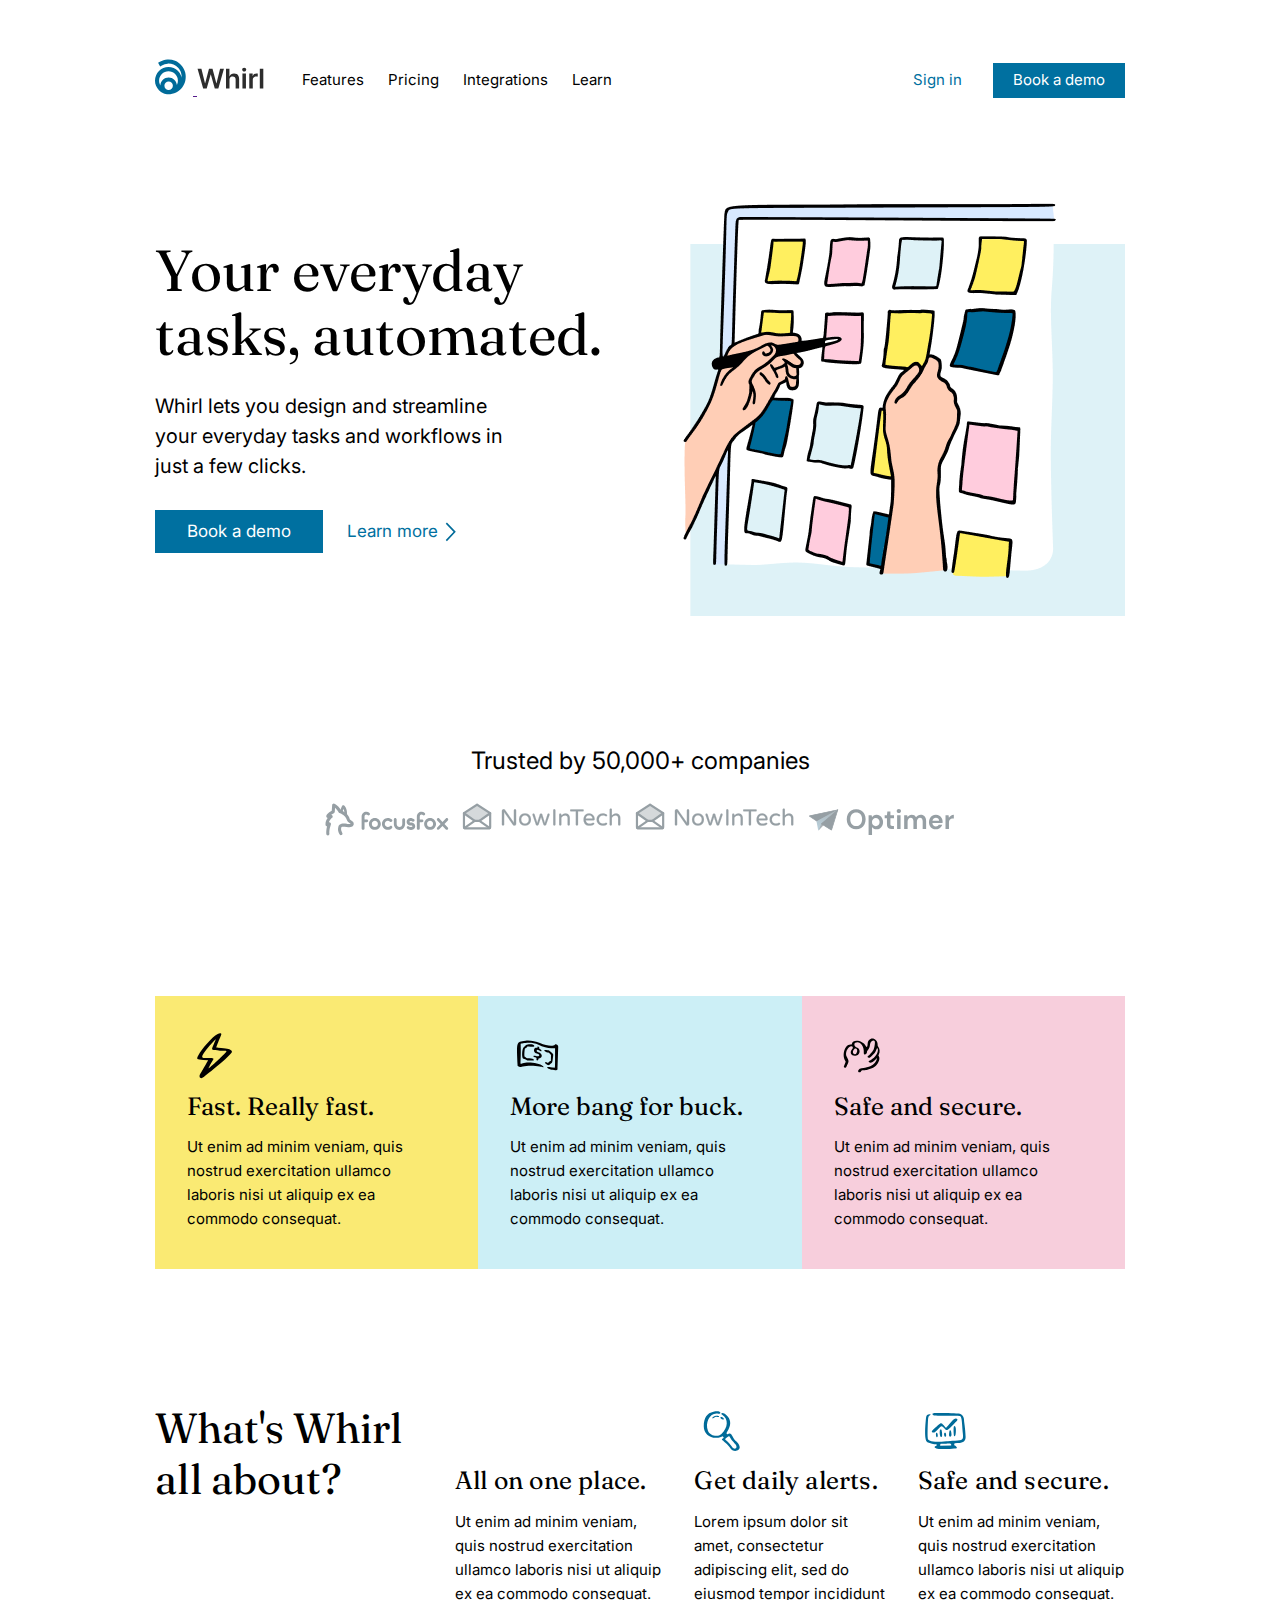
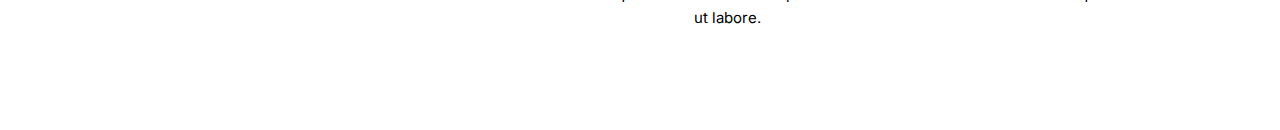
<file: assignment2/index.html>
<!DOCTYPE html>
<html lang="en">
<head>
    <meta charset="UTF-8">
    <meta name="viewport" content="width=device-width, initial-scale=1.0">

    <link rel="preconnect" href="https://fonts.googleapis.com">
    <link rel="preconnect" href="https://fonts.gstatic.com" crossorigin>
    <link href="https://fonts.googleapis.com/css2?family=Inter:opsz@14..32&display=swap" rel="stylesheet">
    <link href="https://fonts.googleapis.com/css2?family=Fraunces:ital,opsz,wght@0,9..144,100..900;1,9..144,100..900&display=swap" rel="stylesheet">

    <link rel="stylesheet" href="style.css">

    <title>Assignment_2</title>
</head>
<body>
    <div class="main_cont">
        <header class="header">
            <nav class="nav">
                <div class="company">
                    <a href="" class="logo_link">
                        <img class="img_logo logo_img" src="img/logo_img.svg" alt="logo_of_Whirl">
                        <img class="img_logo logo_txt" src="img/logo_text.svg" alt="text_logo_of_Whirl">
                    </a>
                </div>
                <ul class="nav_list">
                    <li class="nav_list_items">Features</li>
                    <li class="nav_list_items">Pricing</li>
                    <li class="nav_list_items">Integrations</li>
                    <li class="nav_list_items">Learn</li>
                </ul>
            </nav>
            <div class="header_btns">
                <button class="header_sign_btn btn">Sign in</button>
                <button class="header_book_btn btn">Book a demo</button>
            </div>
        </header>

        <section class="sections section_1">
            <h1 class="h1">Your everyday tasks, automated.</h1>
            <h2 class="h2">Whirl lets you design and streamline your everyday tasks and workflows in just a few clicks.</h2>
            <div class="section_1_btns">
                <button class="section_1_book_btn">Book a demo</button>
                <button class="section_1_more_btn">Learn more</button>
            </div>
        </section>
        <section class="section_2 sections">
            <h3 class="h3">Trusted by 50,000+ companies</h3>
            <ul class="trust_list">
                <li class="trust_list_item">
                    <a href="" class="trusted_company">
                        <img src="img/trusted_icons/trusted1.svg" alt="">
                    </a>
                </li>
                <li class="trust_list_item">
                    <a href="" class="trusted_company"></a>
                        <img src="img/trusted_icons/trusted2.svg" alt="">
                    </a>
                </li>
                <li class="trust_list_item">
                    <a href="" class="trusted_company"></a>
                        <img src="img/trusted_icons/trusted2.svg" alt="">
                    </a>
                </li>
                <li class="trust_list_item">
                    <a href="" class="trusted_company"></a>
                        <img src="img/trusted_icons/trusted3.svg" alt="">
                    </a>
                </li>
            </ul>
        </section>

        <section class="sections section_3">
            <ul class="benefits_list">
                <li class="benefits_list_item">
                    <h4 class="h4">Fast. Really fast.</h4>
                    <p class="card_text">Ut enim ad minim veniam, quis nostrud exercitation ullamco laboris nisi ut aliquip ex ea commodo consequat.</p>
                </li>
                <li class="benefits_list_item">
                    <h4 class="h4">More bang for buck.</h4>
                    <p class="card_text">Ut enim ad minim veniam, quis nostrud exercitation ullamco laboris nisi ut aliquip ex ea commodo consequat.</p>
                </li>
                <li class="benefits_list_item">
                    <h4 class="h4">Safe and secure.</h4>
                    <p class="card_text">Ut enim ad minim veniam, quis nostrud exercitation ullamco laboris nisi ut aliquip ex ea commodo consequat.</p>
                </li>
            </ul>
        </section>

        <section class="sections section_4">
            <h2 class="section_4_header">What's Whirl
                all about?
            </h2>
            <ul class="about_list">
                <li class="about_list_item">
                    <h4 class="about_h4">All on one place.</h4>
                    <p class="about_text">Ut enim ad minim veniam, quis nostrud exercitation ullamco laboris nisi ut aliquip ex ea commodo consequat.</p>
                </li>
                <li class="about_list_item">
                    <h4 class="about_h4">Get daily alerts.</h4>
                    <p class="about_text">Lorem ipsum dolor sit amet, consectetur adipiscing elit, sed do eiusmod tempor incididunt ut labore.</p>
                </li>
                <li class="about_list_item">
                    <h4 class="about_h4">Safe and secure.</h4>
                    <p class="about_text">Ut enim ad minim veniam, quis nostrud exercitation ullamco laboris nisi ut aliquip ex ea commodo consequat.</p>
                </li>
            </ul>

        </section>
    </div>
    
</body>
</html>
</file>
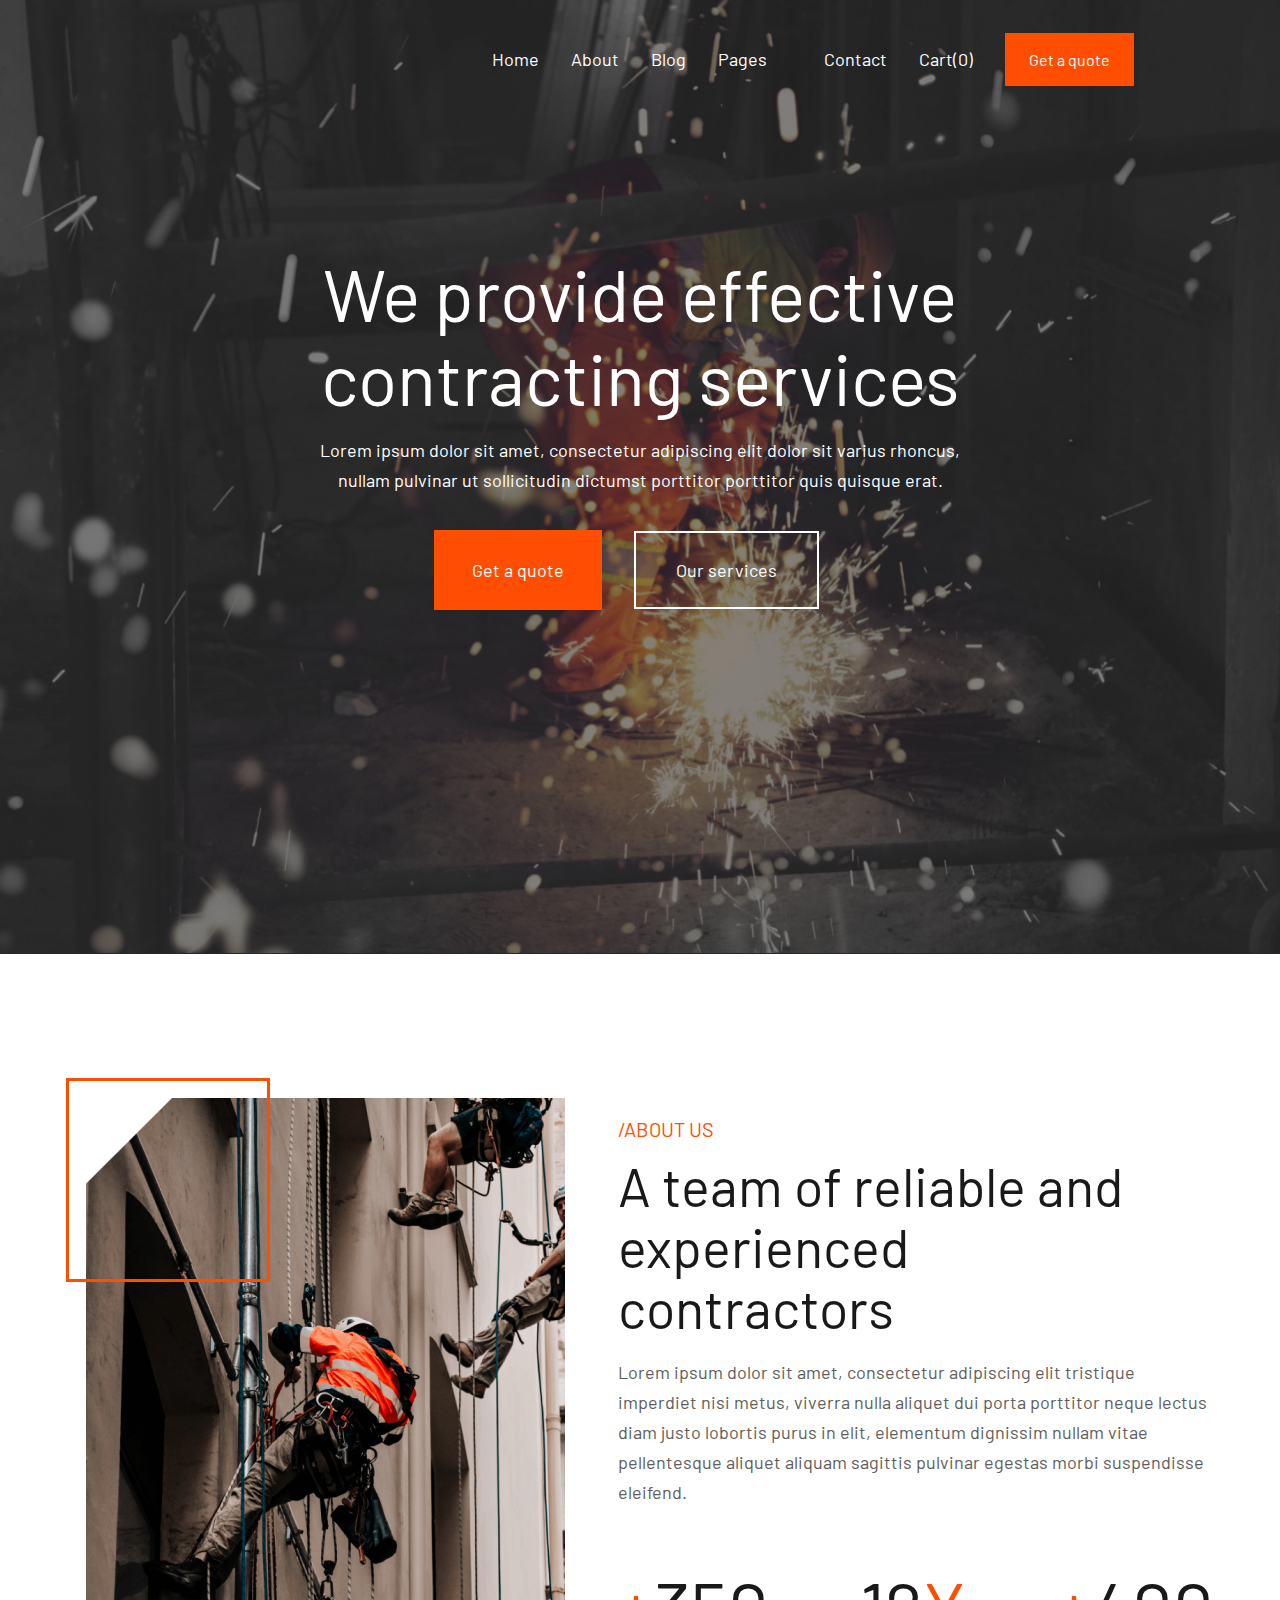
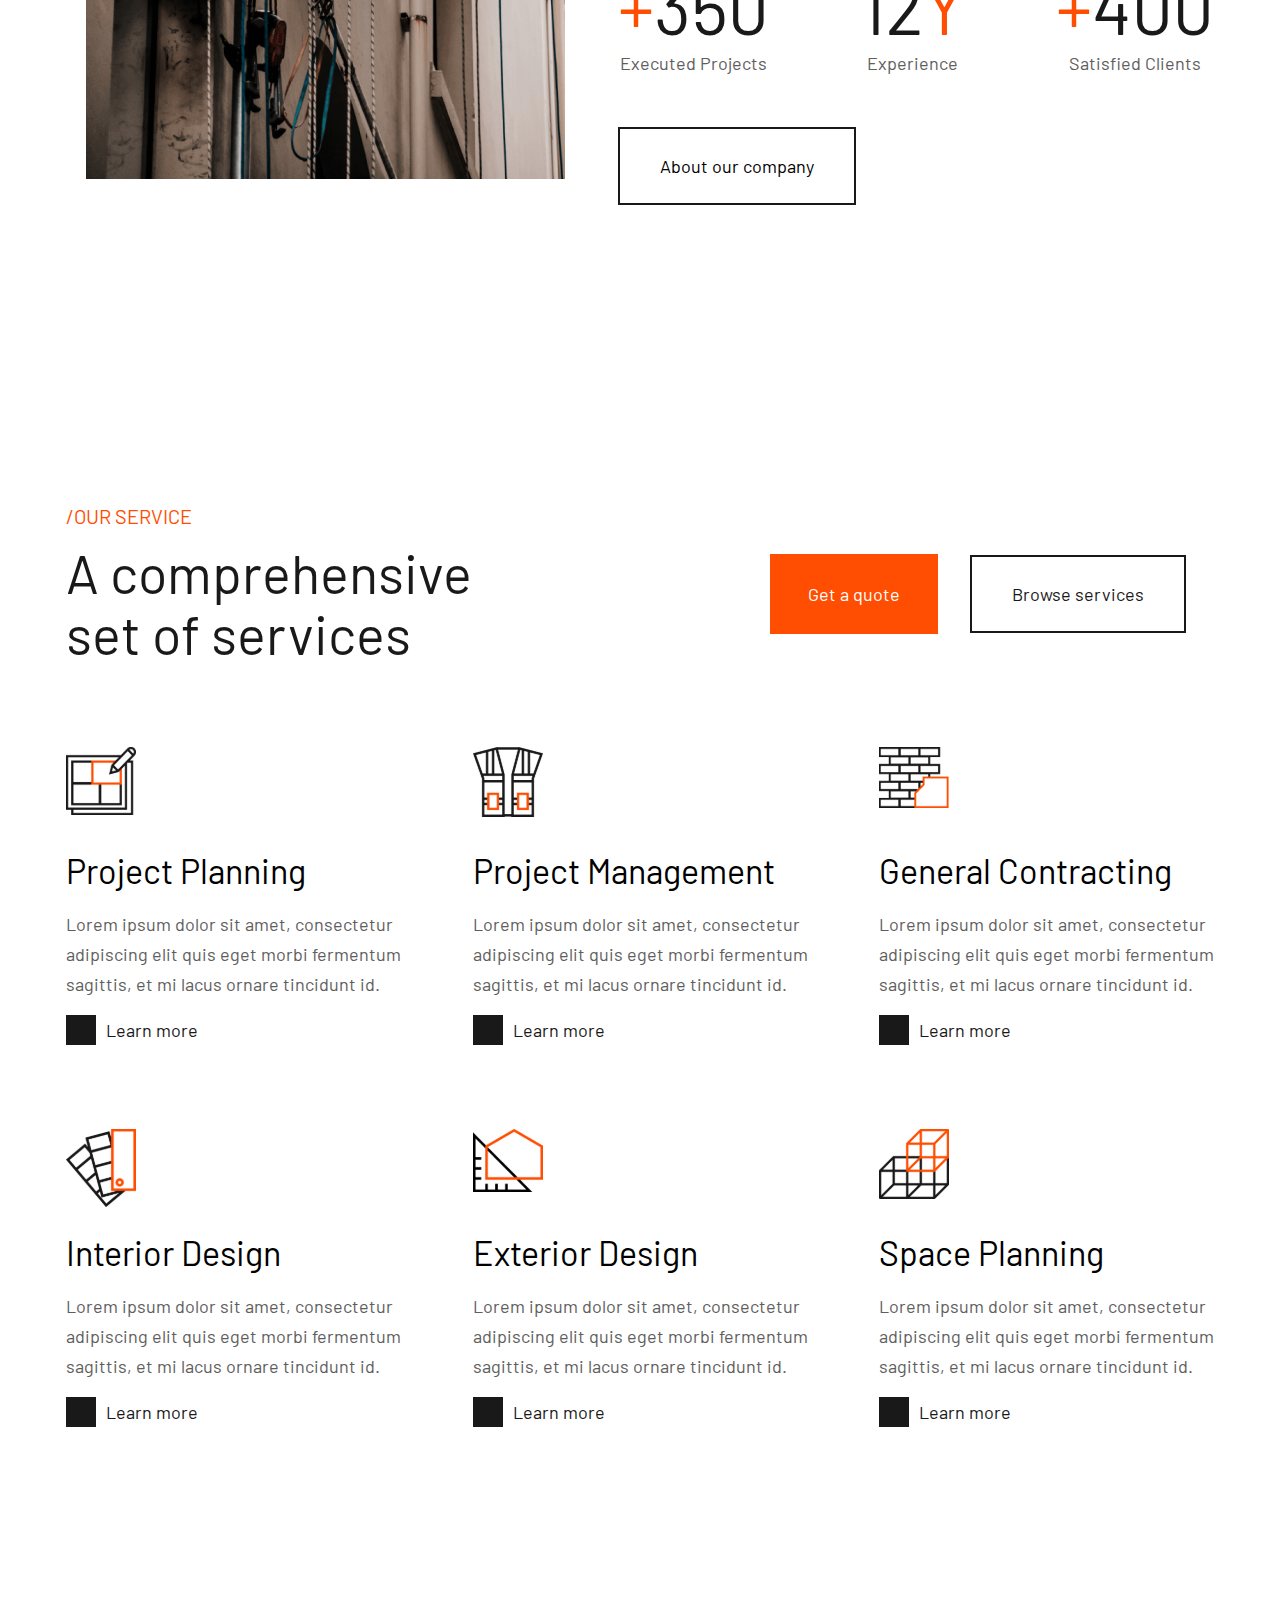
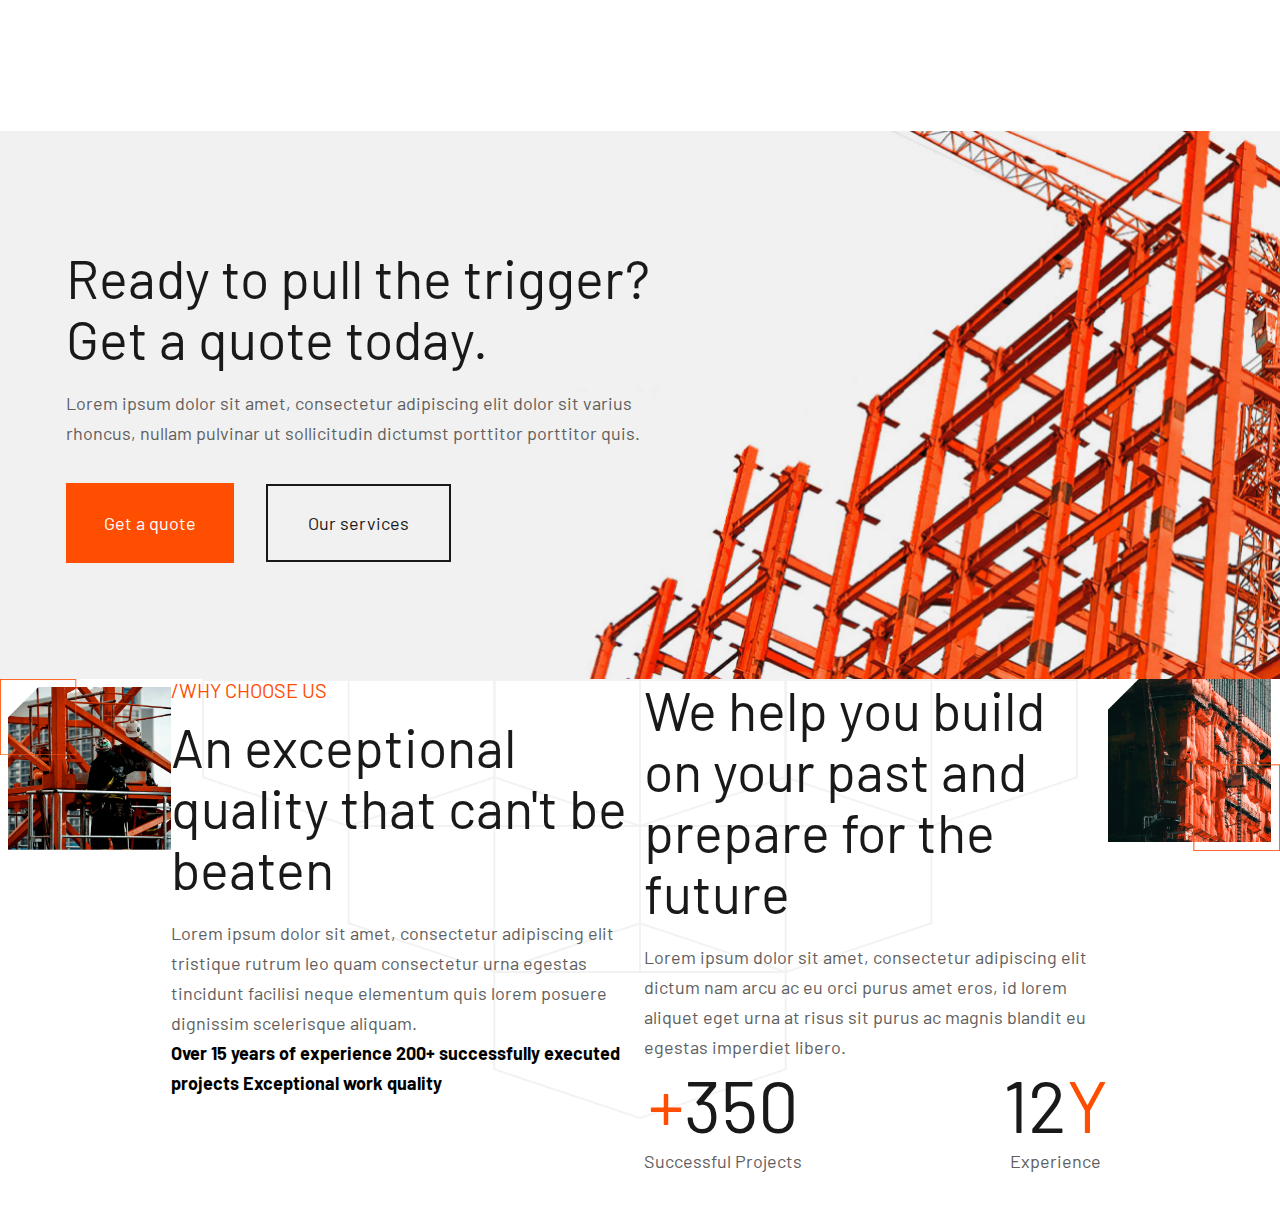
<file: assignment3/index.html>
<!DOCTYPE html>
<html lang="en">
<head>
    <meta charset="UTF-8">
    <meta name="viewport" content="width=device-width, initial-scale=1.0">
    <link rel="preconnect" href="https://fonts.googleapis.com">
    <link rel="preconnect" href="https://fonts.gstatic.com" crossorigin>
    <link href="https://fonts.googleapis.com/css2?family=Barlow:wght@400;500&display=swap" rel="stylesheet">
    <link rel="stylesheet" href="style.css">
    <title>Document</title>
</head>
<body>
    <div class="header_img">
        <header class="header">
            <nav class="nav">
                <ul class="nav_list">
                    <li class="nav_list_item">
                        <a href="#home" class="nav_link">Home</a>
                    </li>
                    <li class="nav_list_item">
                        <a href="#about_us" class="nav_link">About</a>
                    </li>
                    <li class="nav_list_item">
                        <a href="#home" class="nav_link">Blog</a>
                    </li>
                    <li class="nav_list_item">
                        <a href="#home" class="nav_link">Pages</a>
                    </li>
                    <li class="nav_list_item">
                        <a href="#home" class="nav_link">Contact</a>
                    </li>
                    <li class="nav_list_item">
                        <a href="#home" class="nav_link">Cart(0)</a>
                    </li>
                    <li class="nav_list_item last_child">
                        <a href="#home" class="nav_link get_quote">Get a quote</a>
                    </li>
                </ul>
            </nav>
            <div id="home" class="home_text">
                <h1 class="h1">We provide effective contracting services</h1>
                <p class="home_desc">Lorem ipsum dolor sit amet, consectetur adipiscing elit dolor sit varius rhoncus, nullam pulvinar ut sollicitudin dictumst porttitor porttitor quis quisque erat.</p>
                <div class="home_btns">
                    <button class="get_quote">Get a quote</button>
                    <button class="avg_btn">Our services</button>
                </div>
            </div>
        </header>
    </div>
    <div class="main_cont">
        <section id="about_us" class="about_us flexB">
            <div class="img_cont">
                <img src="img/about_us.png" alt="">
            </div>
            <div class="about_us_text_block">
                <h6 class="section_name">/ABOUT US</h6>
                <h2 class="section_heading about_us_heading">A team of reliable and experienced <br> contractors</h2>
                <p class="section_text about_us_text">Lorem ipsum dolor sit amet, consectetur adipiscing elit tristique imperdiet nisi metus, viverra nulla aliquet dui porta porttitor neque lectus diam justo lobortis purus in elit, elementum dignissim nullam vitae pellentesque aliquet aliquam sagittis pulvinar egestas morbi suspendisse eleifend.</p>
                <ul class="stats flexB">
                    <li class="stats_item">
                        <div class="big_stat">+350</div>
                        <strong class="stat_decs section_text">Executed Projects</strong>
                    </li>
                    <li class="stats_item">
                        <div class="big_stat2">12<span class="Ystyle">Y</span></div>
                        <strong class="stat_decs section_text">Experience</strong>
                    </li>
                    <li class="stats_item">
                        <div class="big_stat">+400</div>
                        <strong class="stat_decs section_text">Satisfied Clients</strong>
                    </li>
                </ul>
                <button class="avg_btn">About our company</button>
            </div>
        </section>
        <section class="service">
            <div class="service_heading flexB">
                <div class="service_text_block">
                    <h6 class="section_name">/OUR SERVICE</h6>
                    <h2 class="section_heading">A comprehensive set of services</h2>
                </div>
                <div class="home_btns">
                    <button class="get_quote">Get a quote</button>
                    <button class="avg_btn">Browse services</button>
                </div>
            </div>
            <ul class="service_list flexB">
                <li class="service_card">
                    <h4 class="card_heading">Project Planning</h4>
                    <p class="card_desc section_text">Lorem ipsum dolor sit amet, consectetur adipiscing elit quis eget morbi fermentum sagittis, et mi lacus ornare tincidunt id.</p>
                    <a href="" class="more">
                        <div class="black_box"></div>
                        Learn more
                    </a>
                </li>
                <li class="service_card">
                    <h4 class="card_heading">Project Management</h4>
                    <p class="card_desc section_text">Lorem ipsum dolor sit amet, consectetur adipiscing elit quis eget morbi fermentum sagittis, et mi lacus ornare tincidunt id.</p>
                    <a href="" class="more">
                        <div class="black_box"></div>
                        Learn more
                    </a>
                </li>
                <li class="service_card">
                    <h4 class="card_heading">General Contracting</h4>
                    <p class="card_desc section_text">Lorem ipsum dolor sit amet, consectetur adipiscing elit quis eget morbi fermentum sagittis, et mi lacus ornare tincidunt id.</p>
                    <a href="" class="more">
                        <div class="black_box"></div>
                        Learn more
                    </a>
                </li>
                <li class="service_card">
                    <h4 class="card_heading">Interior Design</h4>
                    <p class="card_desc section_text">Lorem ipsum dolor sit amet, consectetur adipiscing elit quis eget morbi fermentum sagittis, et mi lacus ornare tincidunt id.</p>
                    <a href="" class="more">
                        <div class="black_box"></div>
                        Learn more
                    </a>
                </li>
                <li class="service_card">
                    <h4 class="card_heading">Exterior Design</h4>
                    <p class="card_desc section_text">Lorem ipsum dolor sit amet, consectetur adipiscing elit quis eget morbi fermentum sagittis, et mi lacus ornare tincidunt id.</p>
                    <a href="" class="more">
                        <div class="black_box"></div>
                        Learn more
                    </a>
                </li>
                <li class="service_card">
                    <h4 class="card_heading ">Space Planning</h4>
                    <p class="card_desc section_text">Lorem ipsum dolor sit amet, consectetur adipiscing elit quis eget morbi fermentum sagittis, et mi lacus ornare tincidunt id.</p>
                    <a href="" class="more">
                        <div class="black_box"></div>
                        Learn more
                    </a>
                </li>
            </ul>
        </section>
    </div>
    <div class="trigger_back">
        <section class="trigger">
            <div class="trigger_text_block">
                <h2 class="section_heading">Ready to pull the trigger? Get a quote today.</h2>
                <p class="section_text trigger_desc">Lorem ipsum dolor sit amet, consectetur adipiscing elit dolor sit varius rhoncus, nullam pulvinar ut sollicitudin dictumst porttitor porttitor quis.</p>
                <div class="home_btns">
                    <button class="get_quote">Get a quote</button>
                    <button class="avg_btn">Our services</button>
                </div>
            </div>
        </section>
    </div>
    <div class="why_us_back">
        <section class="why_us">
            <div class="flexB">
                <div class="img_block why_us_card">
                    <img src="img/why_us_1.png" alt="">
                </div>
                <div class="whyUs_text_block why_us_card">
                    <h6 class="section_name">/WHY CHOOSE US</h6>
                    <h2 class="section_heading">An exceptional quality that can't be beaten</h2>
                    <p class="section_text">Lorem ipsum dolor sit amet, consectetur adipiscing elit tristique rutrum leo quam consectetur urna egestas tincidunt facilisi neque elementum quis lorem posuere dignissim scelerisque aliquam.</p>
                    <strong class="benefits">Over 15 years of experience</strong>
                    <strong class="benefits">200+ successfully executed projects</strong>
                    <strong class="benefits">Exceptional work quality</strong>
                </div>

                <div class="whyUs_text_block why_us_card">
                    <h2 class="section_heading">We help you build on your past and prepare for the future</h2>
                    <p class="section_text">Lorem ipsum dolor sit amet, consectetur adipiscing elit dictum nam arcu ac eu orci purus amet eros, id lorem aliquet eget urna at risus sit purus ac magnis blandit eu egestas imperdiet libero.</p>
                    <ul class="stats flexB">
                        <li class="stats_item">
                            <div class="big_stat">+350</div>
                            <strong class="stat_decs section_text">Successful Projects</strong>
                        </li>
                        <li class="stats_item">
                            <div class="big_stat2">12<span class="Ystyle">Y</span></div>
                            <strong class="stat_decs section_text">Experience</strong>
                        </li>
                    </ul>
                </div>

                <div class="img_block why_us_card">
                    <img src="img/why_us_2.png" alt="">
                </div>

            </div>
        </section>
    </div>
    
</body>
</html>
</file>
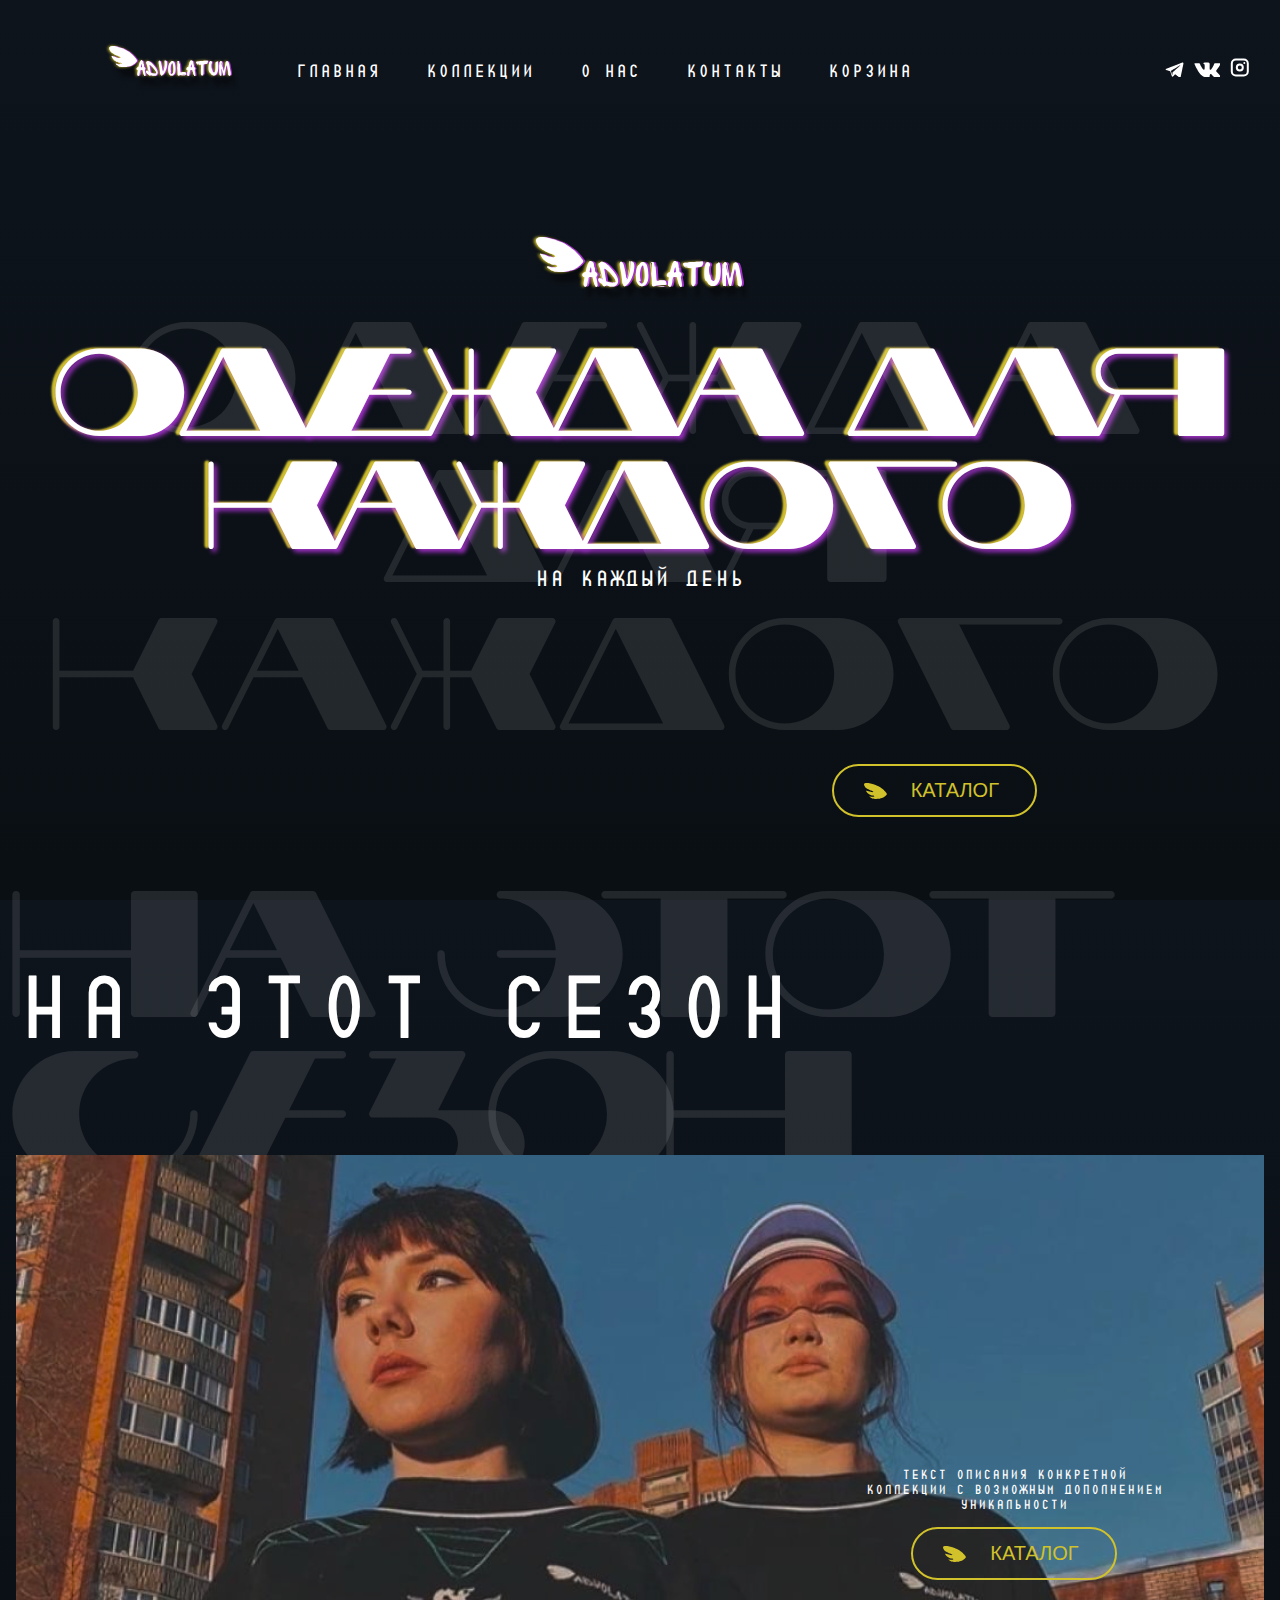
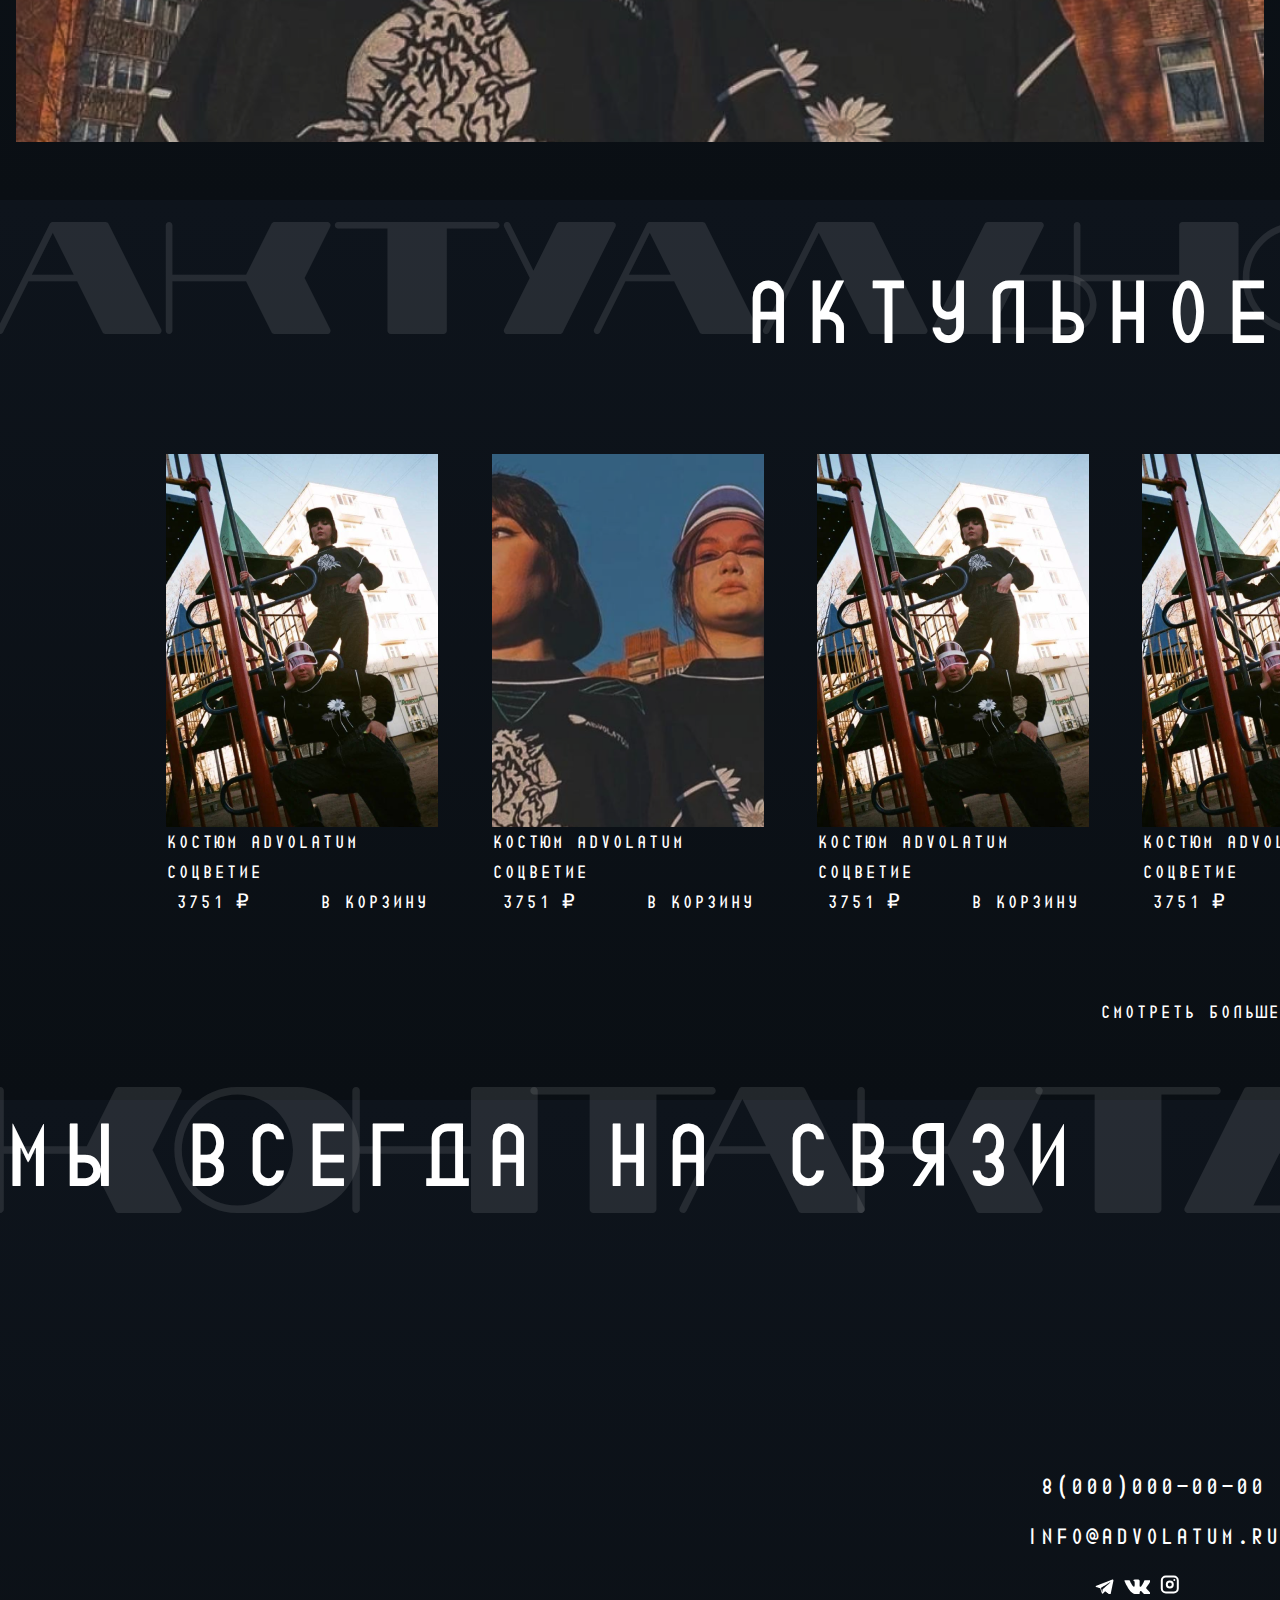
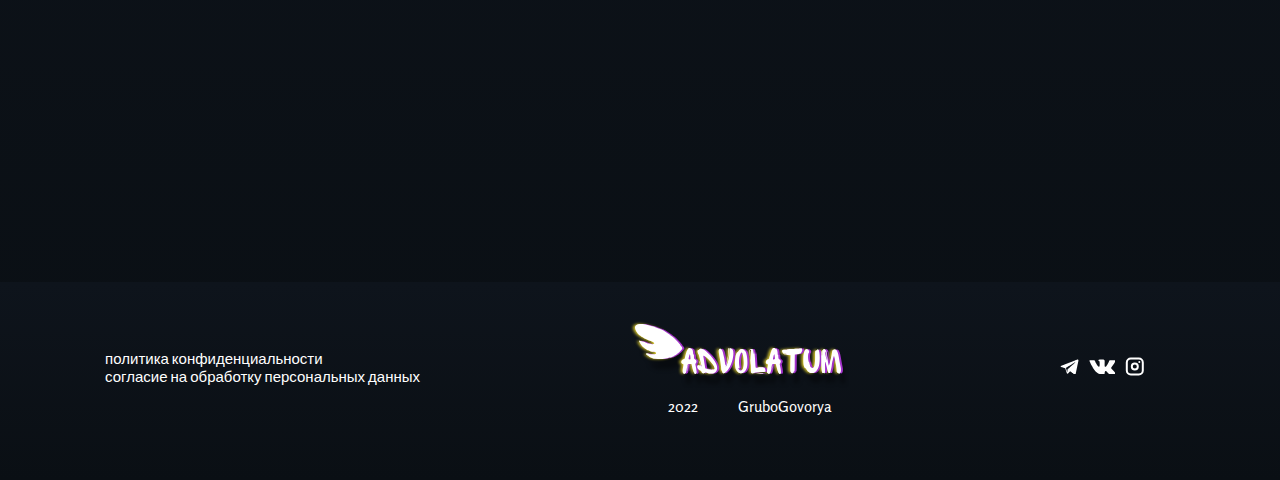
<file: assignment4/index.html>
<!DOCTYPE html>
<html lang="en">
<head>
    <meta charset="UTF-8">
    <meta name="viewport" content="width=device-width, initial-scale=1.0">

    <link rel="stylesheet" href="styles/normalyze.css">
    <link rel="stylesheet" href="styles/style.css">

    <title>assignment4</title>
</head>
<body>
    <header class="header">
        <div class="container flexB">
            <nav class="nav flexB">
                <div class="logo logo_header">
                    <a href="">
                        <img src="img/logo/logo_120.svg" alt="logo_of_advolatum">
                    </a>
                </div>
                <ul class="nav_list flexB">
                    <li class="nav_list_item">
                        <a href="" class="nav_link">ГЛАВНАЯ</a>
                    </li>
                    <li class="nav_list_item">
                        <a href="" class="nav_link">КОЛЛЕКЦИИ</a>
                    </li>
                    <li class="nav_list_item">
                        <a href="" class="nav_link">О НАС</a>
                    </li>
                    <li class="nav_list_item">
                        <a href="" class="nav_link">КОНТАКТЫ</a>
                    </li>
                    <li class="nav_list_item">
                        <a href="" class="nav_link">КОРЗИНА</a>
                    </li>
                </ul>
            </nav>
            <ul class="messanger_list flexB">
                <li class="messanger telegram"><a href="https://t.me/et_etke_sorpa_betke"></a></li>
                <li class="messanger vk"><a href=""></a></li>
                <li class="messanger insta"><a href=""></a></li>
            </ul>
        </div> 
    </header>
    <main>
        <section class="home_section">
            <div class="home_container">
                <div class="logo">
                    <a href="">
                        <img src="img/logo/logo_200.svg" alt="logo_of_advolatum">
                    </a>
                </div>

                <div class="everyone_text_wrapper">
                    <h2 class="back_text">ОДЕЖДА ДЛЯ КАЖДОГО</h2>
                    <h2 class="front_text">ОДЕЖДА ДЛЯ КАЖДОГО</h2>
                </div>

                <div class="everyday">НА КАЖДЫЙ ДЕНЬ</div>

                <div class="catalog">
                    <button class="catalog_btn">КАТАЛОГ</button>
                </div>
            </div>
        </section>
        <section class="current_season_section">
            <div class="container current_season_container">
                <div class="current_season_text_wrapper">
                    <h2 class="current_s_back_text">НА ЭТОТ СЕЗОН</h2>
                    <h2 class="current_s_front_text">НА ЭТОТ СЕЗОН</h2>
                </div>

                <div class="collection_block">
                    <img src="img/girls_main.png" alt="Collection" class="collection_image">
                    <div class="collection_content">
                      <p class="collection_description">
                        ТЕКСТ ОПИСАНИЯ КОНКРЕТНОЙ КОЛЛЕКЦИИ С ВОЗМОЖНЫМ ДОПОЛНЕНИЕМ УНИКАЛЬНОСТИ
                      </p>
                      <button class="catalog_btn">КАТАЛОГ</button>
                    </div>
                  </div>
            </div>
        </section>

        <section class="actual_section">
            <div class="container actual_container">
                <div class="actual_text_wrapper">
                    <h2 class="actual_back_text">АКТУАЛЬНОЕ</h2>
                    <h2 class="actual_front_text">АКТУЛЬНОЕ</h2>
                </div>

                <ul class="actuals_list flexB">
                    <li class="actual_list_item">
                        <img class="actual_img" src="img/cringe.png" alt="">
                        <h2 class="actual_card_name">Костюм Advolatum соцветие</h2>
                        <div class="price_and_basket flexB">
                            <div class="price">3751 ₽</div>
                            <div class="basket">В корзину</div>
                        </div>
                    </li>
                    <li class="actual_list_item">
                        <img class="actual_img" src="img/girls_main.png" alt="">
                        <h2 class="actual_card_name">Костюм Advolatum соцветие</h2>
                        <div class="price_and_basket flexB">
                            <div class="price">3751 ₽</div>
                            <div class="basket">В корзину</div>
                        </div>
                    </li>
                    <li class="actual_list_item">
                        <img class="actual_img" src="img/cringe.png" alt="">
                        <h2 class="actual_card_name">Костюм Advolatum соцветие</h2>
                        <div class="price_and_basket flexB">
                            <div class="price">3751 ₽</div>
                            <div class="basket">В корзину</div>
                        </div>
                    </li>
                    <li class="actual_list_item">
                        <img class="actual_img" src="img/cringe.png" alt="">
                        <h2 class="actual_card_name">Костюм Advolatum соцветие</h2>
                        <div class="price_and_basket flexB">
                            <div class="price">3751 ₽</div>
                            <div class="basket">В корзину</div>
                        </div>
                    </li>
                </ul>
                <div class="see_more">
                    <a href="" class="more_link">СМОТРЕТЬ БОЛЬШЕ</a>
                </div>
            </div>
        </section>
        <section class="contacts">
            <div class="container contacts_container">

                <div class="contacts_text_wrapper">
                    <h2 class="contacts_back_text">КОНТАКТЫ</h2>
                    <h2 class="contacts_front_text">МЫ ВСЕГДА НА СВЯЗИ</h2>
                </div>


                <div class="contacts_content_block flexB">
                    <div class="map_container">
                        <iframe src="https://www.google.com/maps/embed?pb=!1m18!1m12!1m3!1d1981.7241803315853!2d30.325563615319265!3d59.913835077782466!2m3!1f0!2f0!3f0!3m2!1i1024!2i768!4f13.1!3m3!1m2!1s0x469630513793ef49%3A0xcafec2133a1f825!2sPodol&#39;skaya%20Ulitsa%2C%2036%2C%20Sankt-Peterburg%2C%20Russia%2C%20190013!5e0!3m2!1sen!2skz!4v1727844610604!5m2!1sen!2skz"
                            allowfullscreen="" loading="lazy" referrerpolicy="no-referrer-when-downgrade">
                        </iframe>
                    </div>

                    <div class="contacts_text_block">
                        <div class="number">8(000)000-00-00</div>
                        <div class="email">INFO@ADVOLATUM.RU</div>
                        
                        <ul class="messanger_list flexB">
                            <li class="messanger telegram"><a href=""></a></li>
                            <li class="messanger vk"><a href=""></a></li>
                            <li class="messanger insta"><a href=""></a></li>
                        </ul>

                    </div>

                </div>
            </div>
        </section>
    </main>
    <footer class="footer">
        <div class="footer_container">
            <p class="politic">политика конфиденциальности<br>
                согласие на обработку персональных данных
            </p>
            <div class="logo_and_info">
                <img src="img/logo/logo_200.svg" alt="">
                <div class="year_and_name flexB">
                    <p>2022</p>
                    <p>GruboGovorya</p>
                    
                </div>
            </div>

            <ul class="messanger_list flexB">
                <li class="messanger telegram"><a href=""></a></li>
                <li class="messanger vk"><a href=""></a></li>
                <li class="messanger insta"><a href=""></a></li>
            </ul>

        </div>
    </footer>
</body>
</html>
</file>
<file: assignment2/style.css>
/*
  1. Use a more-intuitive box-sizing model.
*/
*, *::before, *::after {
    box-sizing: border-box;
    
  }
  
  /*
    2. Remove default margin
  */
  * {
    margin: 0;
  }
  
  /*
    Typographic tweaks!
    3. Add accessible line-height
    4. Improve text rendering
  */
  body {
    line-height: 1.5;
    -webkit-font-smoothing: antialiased;
  }
  
  /*
    5. Improve media defaults
  */
  img, picture, video, canvas, svg {
    display: block;
    max-width: 100%;
  }
  
  /*
    6. Remove built-in form typography styles
  */
  input, button, textarea, select {
    font: inherit;
  }
  
  /*
    7. Avoid text overflows
  */
  p, h1, h2, h3, h4, h5, h6 {
    overflow-wrap: break-word;
  }
  
  /*
    8. Create a root stacking context
  */
  #root, #__next {
    isolation: isolate;
  }
  /* list */
  ul,ol {
    list-style: none;
    padding-left: 0;
  } 
  

body{
  font-family: 'Inter';
  font-weight: 400;
  font-size: 15px;
}

.main_cont{
    max-width: 1440px;
    padding: 0 155px;
    margin: 0 auto;
    margin-top: 43px;
}

.header{
    height: 75px;
    display: flex;
    justify-content: space-between;
    align-items: center;
    margin-bottom: 70px;
}
.nav{
    display: flex;
}

.company{
    margin-right: 38px;
}

.img_logo{
    display: inline;
}
.logo_img{
    margin-right: 7px;
}

.logo_txt{
    margin-bottom: 6px;
}

.nav_list{
    display: flex;
    align-items: center;
}

.nav_list_items{
    margin-right: 24px;
}
.nav_list_items:last-child{
    margin-right: 0;
}
.header_btns{
    display: flex;
}
.header_sign_btn{
    padding: 6px 0;
    margin-right: 31px;
    color: #0070A0;
    background-color: inherit;
}
.header_book_btn{
    padding: 6px 20px;
    background-color: #0070A0;
    color: #FFFFFF;
}

.btn{
    cursor: pointer;
    border:none;
}


.section_1{
    padding: 51px 0px 69px 0px;
    margin-bottom: 120px;

    background-image: url("img/section_1_back.png");
    background-position: right;
    background-repeat: no-repeat;
}

.h1{
    max-width: 485px;
    margin-bottom: 24px;

    font-family: 'Fraunces';
    font-size: 58px;
    font-weight: 400;
    line-height: 63.8px;
    

}

.h2{
    max-width: 351px;
    margin-bottom: 29px;
    font-size: 20px;
    font-weight: 400;
    line-height: 30px;

}

.section_1_btns{
    display: flex;
}

.section_1_book_btn{
    font-size: 17px;
    line-height: 27px;
    text-align: center;


    background-color: #0070A0;
    color: #FFFFFF;
    padding: 8px 32px;
    border:none;

    margin-right: 24px;
}

.section_1_more_btn{
    font-size: 17px;
    line-height: 27px;
    text-align: center;

    background-color: inherit;
    border:none;
    color: #0070A0;
    padding: 8px 20px 8px 0px;
    background-image: url("img/arrow.svg");
    background-position: right;
    background-repeat: no-repeat;
}

button{
  cursor: pointer;
}


.section_2{
  padding: 0 170px;

  margin-bottom: 160px;
}

.h3{
  text-align: center;
  font-size: 24px;
  font-weight: 400;
  line-height: 37.5px;
  margin-bottom: 24px;
}

.trust_list{
  display: flex;
  justify-content: space-between;
}

.section_3{
  margin-bottom: 134px;
}

.benefits_list{
  display: flex;
  justify-content: space-between;
}

.benefits_list_item{
  padding: 95px 36px 38px 32px;

  max-width: 355px;

  background-image: url("img/benefits_icons/benefits1.svg");
  background-repeat: no-repeat;
  background-position: 32px 32px;
}

.benefits_list_item:nth-child(1){
  background-color: #FAEA73;
  background-image: url("img/benefits_icons/benefits1.svg");
  
  
}
.benefits_list_item:nth-child(2){
  background-color: #CCEFF6;

  background-image: url("img/benefits_icons/benefits2.svg");
}
.benefits_list_item:nth-child(3){
  background-color: #F7CEDC;

  background-image: url("img/benefits_icons/benefits3.svg");
}

.h4{
  font-family: 'Fraunces';
  font-size: 25px;
  font-weight: 400;
  line-height: 31.25px;
  

  margin-bottom: 13px ;
}

.card_text{
  font-size: 15px;
  line-height: 24px;
  
}

.section_4{
  display: flex;
  justify-content: space-between;
  margin-bottom: 100px;
}

.section_4_header{
  max-width: 300px;
  padding-right: 37px;
  font-family: 'Fraunces';
  font-size: 42px;
  font-weight: 400;
  line-height: 50.4px;
 
}

.about_list{
  display: flex;
  justify-content: space-between;

}
.about_list_item{
  padding-top: 62px;
  max-width: 223px;
  margin-right: 32px;

  background-repeat: no-repeat;
  
}

.about_list_item:nth-child(2){
  background-image: url("img/about_icons/about2.svg");
}

.about_list_item:last-child{
  margin-right: 0;
  background-image: url("img/about_icons/about3.svg");
}
.about_h4{
  font-family: 'Fraunces';
  font-size: 25px;
  font-weight: 400;
  line-height: 31.25px;
  letter-spacing: 0.20000000298023224px;
  text-align: left;
  
  margin-bottom: 13px;

}

.about_text{
  line-height: 24px;
  
}
</file>
<file: assignment3/style.css>
/*
  1. Use a more-intuitive box-sizing model.
*/
*, *::before, *::after {
    box-sizing: border-box;
    
  }
  
  /*
    2. Remove default margin
  */
  * {
    margin: 0;
  }
  
  /*
    Typographic tweaks!
    3. Add accessible line-height
    4. Improve text rendering
  */
  body {
    line-height: 1.5;
    -webkit-font-smoothing: antialiased;
  }
  
  /*
    5. Improve media defaults
  */
  img, picture, video, canvas, svg {
    display: block;
    max-width: 100%;
  }
  
  /*
    6. Remove built-in form typography styles
  */
  input, button, textarea, select {
    font: inherit;
  }
  
  /*
    7. Avoid text overflows
  */
  p, h1, h2, h3, h4, h5, h6 {
    overflow-wrap: break-word;
  }

  button{
    border: none;
    cursor: pointer;
  }
  
  /*
    8. Create a root stacking context
  */
  #root, #__next {
    isolation: isolate;
  }
  /* list */
  ul,ol {
    list-style: none;
    padding-left: 0;
  } 
  

body{
  font-family: 'Barlow';
  font-weight: 400;
  font-size: 18px;
  line-height: 30px;

  /* background: url("img/header_back.jpg");
  background-repeat: no-repeat;
  background-size: contain; */
}



.last_child{
  margin-right: 0;
}

.main_cont{
  max-width: 1148px;
  margin: 0 auto;
  
}

.header_img{
  background: url("img/header_back.jpg");
  background-repeat: no-repeat;
  background-size: cover;
  margin-bottom: 124px;
}

.header{
  color: #ffffff;
  padding-bottom: 344px;
  background-color: rgba(52, 52, 52, 0.6);
  padding-top: 32px;
}

.nav{
  padding: 12px 146px;
  display: flex;
  justify-content: flex-end;
  margin-bottom: 165px;
}
.nav_list{
  display: flex;
  justify-content: space-between;
}
.nav_list_item{
  margin-right: 32px;
}
.nav_list_item:nth-child(4){
  margin-right: 57px;
}
.last_child{
  margin-right: 0;
}

.nav_link{
  color: #ffffff;
  text-decoration: none;
}

.home_text{
  max-width: 660px;
  margin: 0 auto;
  text-align: center;
}

.get_quote{
  background-color: #FF4D01;
  padding: 25px 38px;
  color: #ffffff;
}

.avg_btn{
  background-color: inherit;
  padding: 27px 40px;
  font-size: 18px;
  line-height: 20px;
  border: 2px #191919 solid;
}

.nav_list_item .get_quote{
  padding: 17px 24px;
  font-size: 16px;
  line-height: 18px;
}

.h1{
  font-size: 72px;
  font-weight: 400;
  line-height: 84px;
  text-align: center;
  margin-bottom: 16px;
}
.home_desc{
  margin-bottom: 35px;
}

.home_btns *{
  margin-right: 28px;
  
}

.home_text .home_btns .avg_btn{
  border: 2px solid #ffffff;
  color: #ffffff;
}
.flexB{
  display: flex;
  justify-content: space-between;
}
.about_us{
  margin-bottom: 300px;
}

.about_us_text_block{
  max-width: 596px;
  padding-top: 40px;
}

.section_name{
  font-size: 20px;
  line-height: 22px;
  font-weight: 400;
  color: #FF4D01;
  margin-bottom: 15px;
}


.section_heading{
  font-size: 54px;
  font-weight: 400;
  line-height: 61px;
  margin-bottom: 19px;
  color: #191919;
}

.section_text{
  font-size: 18px;
  font-weight: 400;
  line-height: 30.01px;
  color: #605E5D;
}

.about_us_text{
  margin-bottom: 57px;
}
.stats{
  margin-bottom: 49px;
}
.stats_item{
  text-align: center;
}

.big_stat, .big_stat2{
  font-size: 72px;
  font-weight: 400;
  line-height: 84.02px;
  color: #191919;
}
.big_stat::first-letter{
  color: #FF4D01;
}
.big_stat:nth-child(2){
  color: #191919;
}
.Ystyle{
  color: #FF4D01;
}

.service_heading{
  align-items: center;
  margin-bottom: 64px;

}

.service_text_block{
  max-width: 424px;
}

.home_btns .avg_btn{
  color: #191919;
  border: 2px #191919 solid;
}

.service{
  margin-bottom: 220px;
}

.service_list{
  flex-wrap: wrap;
}
.service_card{
  max-width: 364px;
}


.service_card{
  padding-top: 100px;
  margin-bottom: 80px;

  background-image: url("img/service_icons/IMAGE.svg");
  background-repeat: no-repeat;
}

.service_card:nth-child(2){
  background-image: url("img/service_icons/IMAGE\ \(1\).svg");
}
.service_card:nth-child(3){
  background-image: url("img/service_icons/IMAGE\ \(2\).svg");
}
.service_card:nth-child(4){
  background-image: url("img/service_icons/IMAGE\ \(3\).svg");
}
.service_card:nth-child(5){
  background-image: url("img/service_icons/IMAGE\ \(4\).svg");
}
.service_card:nth-child(6){
  background-image: url("img/service_icons/IMAGE\ \(5\).svg");
}



.card_heading{
font-size: 34px;
font-weight: 400;
line-height: 48.01px;

margin-bottom: 14px;
}

.card_desc{
  margin-bottom: 12px;
  max-width: 335px;
}
.black_box{
  width: 30px;
  height: 30px;
  background-color: #191919;
  margin-right: 10px;
  display: inline-block;
}
.more{
  display: flex;
  padding: 4px 0;
  text-decoration: none;
  color: #191919;
}

.trigger_back{
  background: url("img/get_quote.png") no-repeat;
  background-size: cover;
  padding: 116px 0;

}
.trigger{
  max-width: 1148px;
  margin: 0 auto;
}
.trigger_text_block{
  max-width: 611px;
}
.trigger_desc{
  margin-bottom: 35px;
}

.why_us_back{
  background: url("img/cube.svg") no-repeat;
  background-position: top;
}
</file>
<file: assignment4/styles/normalyze.css>
/*
  1. Use a more-intuitive box-sizing model.
*/
*, *::before, *::after {
    box-sizing: border-box;
    
  }
  
  /*
    2. Remove default margin
  */
  * {
    margin: 0;
  }
  
  /*
    Typographic tweaks!
    3. Add accessible line-height
    4. Improve text rendering
  */
  body {
    line-height: 1.5;
    -webkit-font-smoothing: antialiased;
  }
  
  /*
    5. Improve media defaults
  */
  img, picture, video, canvas, svg {
    display: block;
    max-width: 100%;
  }
  
  /*
    6. Remove built-in form typography styles
  */
  input, button, textarea, select {
    font: inherit;
  }
  
  /*
    7. Avoid text overflows
  */
  p, h1, h2, h3, h4, h5, h6 {
    overflow-wrap: break-word;
  }

  button{
    border: none;
    cursor: pointer;
  }
  
  /*
    8. Create a root stacking context
  */
  #root, #__next {
    isolation: isolate;
  }
  /* list */
  ul,ol {
    list-style: none;
    padding-left: 0;
  }
</file>
<file: assignment4/styles/style.css>
html{
    height: 100%;
}

@font-face {
    font-family: 'Uindbase';
    src: url('../fonts/UF1.ttf') format('truetype');
    font-weight: normal;
    font-style: normal;
}

@font-face {
    font-family: 'Usually';
    src: url('../fonts/Usually-font-Bold.otf') format('opentype');
    font-style: normal;
    font-weight: bold;
}

@font-face {
    font-family: 'Rosario';
    src: url('../fonts/rosario/Rosario.ttf') format('truetype');
    font-style: normal;
    font-weight: normal;
}


body{
    background: linear-gradient(180deg, #0E141C 0%, #0A0F14 100%);

    /* background: linear-gradient(180deg, #0E141C 0%, #0A0F14 100%); */
    height: 100%;

    font-family: 'Uindbase';
    font-weight: normal;
    font-size: 20px;
    color: #ffffff;
}

a{
    display: inline-block;
    color: white;
    text-decoration: none;
    cursor: pointer;
}

.flexB{
    display: flex;
    justify-content: space-between;
}
.messanger{
    margin-right: 10px;
}

.telegram a{
    width: 19px;
    height: 15px;
    background: url("../img/messanger_icons/telegram.svg") no-repeat;
}
.vk a{
    width: 26.35px;
    height: 15px;
    background: url("../img/messanger_icons/vk.svg") no-repeat;
}
.insta a{
    width: 19px;
    height: 19px;
    background: url("../img/messanger_icons/insta.svg") no-repeat;
}


.container{
    max-width: 1568px;
    margin: 0 auto;
}
/* Header */

.header{
    padding-top: 43px;

    margin-bottom: 135px;
}

.nav{
    padding-left: 105px;
}
.nav .logo{
    margin-right: 57px;
}

.nav_list_item{
    display: flex;
    align-items: center;

    margin-right: 46px;
}
.nav_link{
    font-size: 20px;
    line-height: 12px;
}

.nav_link:hover{
    color: #D1C12B ;
}

.messanger_list{
    display: flex;
    align-items: center;

    padding-right: 21px;
}


/* HOME */

.home_section{
    margin-bottom: 214px;
}

.home_container{
    text-align: center;
}

.everyone_text_wrapper {
    position: relative;
    font-family: 'Usually', sans-serif;

    margin-bottom: 72px;
}

.back_text {
    position: absolute;
    top: 0;
    left: auto;
    right: auto;
    color: rgba(255, 255, 255, 0.1); 
    font-size: 72px;
    letter-spacing: 10px;

    font-size: 170px;
    line-height: 148.07px;

}

.front_text {

    font-size: 130px;
    font-weight: 700;
    line-height: 113.23px;
    /* text-align: center; */

    text-shadow: 
    3px 3px 5px #A332CA,   /* Фиолетовая тень */
    -4px -1px 2px #D1C12B; /* Жёлтая тень */
}


.everyday{
    font-size: 25px;
    font-weight: 400;
    line-height: 25px;

    margin-bottom: 173px;
}
.catalog{
    display: flex;
    justify-content: flex-end;
    margin-right: 243px;
}
.catalog_btn{
    font-family: 'Rosario', sans-serif;
    font-size: 20px;
    font-weight: 500;
    line-height: 24.24px;
    color: #D1C12B;

    background-color: inherit;
    border: 2px solid #D1C12B;
    border-radius: 30px;
    padding: 12px 36px 12px 77px;

    background: url("../img/logo/mini_logo.svg") no-repeat;
    background-position: 30px center;
}  


/* CURRENT SEASON */

.current_season_section{
    margin-bottom: 28px;
}



.current_season_container{
    padding-top: 72px;
}


.current_season_text_wrapper{
    position: relative;
    font-family: 'Usually', sans-serif;

    margin-bottom: 28px;
}
.current_s_back_text{
    position: absolute;
    top: 0;
    color: rgba(255, 255, 255, 0.1); 
    font-size: 140px;
    font-weight: 700;
    line-height: 160px;

}
.current_s_front_text{
    position: relative;
    font-family: 'Uindbase';
    font-size: 100px;
    font-weight: 400;
    line-height: 100px;
    text-align: left;
    padding-top: 42px;
}

.collection_block {
    position: relative;
    width: 100%;
    max-width: 1248px;
    margin-left: 13%; 
    margin-bottom: 80px;
  }
  
.collection_image {
    width: 100%; 
    height: auto;
}
  
.collection_content {
    max-width: 300px;
    position: absolute;
    right: 100px;
    bottom: 162px;
    color: white;
    text-align: center;
}
  
.collection_description {
    font-size: 15px;
    font-weight: 400;
    line-height: 15px;
    text-align: center;

    margin-bottom: 15px;
}

/* ACTUALS */

.actual_section{
    /* margin-bottom: 50px; */
}


.actual_text_wrapper{
    position: relative;
    font-family: 'Usually', sans-serif;

    margin-bottom: 90px;
}
.actual_back_text{
    position: absolute;
    bottom: 0;
    color: rgba(255, 255, 255, 0.1); 
    font-size: 160px;
    font-weight: 700;
    line-height: 160px;
    text-align: right;
    letter-spacing: 10px;

}
.actual_front_text{
    position: relative;
    font-family: 'Uindbase';
    font-size: 100px;
    font-weight: 400;
    line-height: 100px;
    text-align: right;
    padding-top: 42px;
}

.actuals_list{
    width: 100%;
    max-width: 1248px;
    margin-left: 13%; 
    margin-bottom: 80px;
}


.actual_list_item *{
    max-width: 272px;
    font-size: 20px;
    font-weight: 400;
    text-transform: uppercase;
}
.actual_img{
    width: 100%;
    height: 373px;
    object-fit: cover;
}
.price_and_basket{
    padding: 0 10px;
}
.see_more{
    max-width: 1248px;
    text-align: end;
    margin-left: 13%;
    margin-bottom: 50px;
}
/* CONTACTS */
.contacts{
    margin-bottom: 71px;
}


.contacts_text_wrapper{
    position: relative;
    font-family: 'Usually', sans-serif;

    margin-bottom: 55px;
}
.contacts_back_text{
    position: absolute;
    top: 0;
    color: rgba(255, 255, 255, 0.1); 
    font-size: 180px;
    font-weight: 700;
    line-height: 160px;

}
.contacts_front_text{
    position: relative;
    font-family: 'Uindbase';
    font-size: 100px;
    font-weight: 400;
    line-height: 100px;
    text-align: left;
    padding-top: 30px;
}

.map_container {
    position: relative;
    width: 1000px;
    min-height: 549px;
    max-width: 100%;
    /* margin: 0 auto; */
}

.map_container iframe {
    position: absolute;
    top: 0;
    left: 0;
    width: 100%;
    height: 100%;
    border: 0;
}
iframe{
    filter: grayscale(100%) invert(92%) contrast(83%);
}

.contacts_content_block{
    align-items: center;

font-size: 25px;
font-weight: 400;
line-height: 25px;
text-align: left;

}
.contacts_text_block{
    text-align: center;
}
.number, .email{
    margin-bottom: 25px;
}
.contacts_text_block ul{
    justify-content: center;
}

/* FOOTER */

.footer{
    padding-top: 39px;
    padding-bottom: 64px;
    background: linear-gradient(180deg, #0E141C 0%, #0A0F14 100%);

}

.footer_container{
    max-width: 1602px;
    margin: 0 auto;
    display: flex;
    justify-content: space-around;
    align-items: center;
}

.footer_container * {
    font-family: 'Rosario', sans-serif;
    font-size: 15px;
    font-weight: 300;
    line-height: 18.18px;
}
.logo_and_info img{
    margin-bottom: 10px;
}
.year_and_name{
    padding: 0 18px 0 38px ;
}




@media (max-width: 1704px) {
    /* FOR EVERYONE HOME*/
    .home_section{
        margin-bottom: 64px;
    }
    .back_text{
        font-size: 8em;
    }
    .front_text{
        font-size: 6.25em;

        padding-top: 30px;
    }

    .everyone_text_wrapper{
        margin-bottom: 0;
    }


    /* CURRENT SEASON */

    .current_season_container{
        padding-top: 0;
        max-width: 1248px;
    }
    .current_season_text_wrapper{
        margin-bottom: 96px;
    }

    .current_s_back_text{
        font-size: 180px;
        font-weight: 700;
        line-height: 160px;
        text-align: left;

    }
    .current_s_front_text {
        padding-top: 78px;
    }
    .collection_block{
        margin-left: 0;
    }
}
</file>
